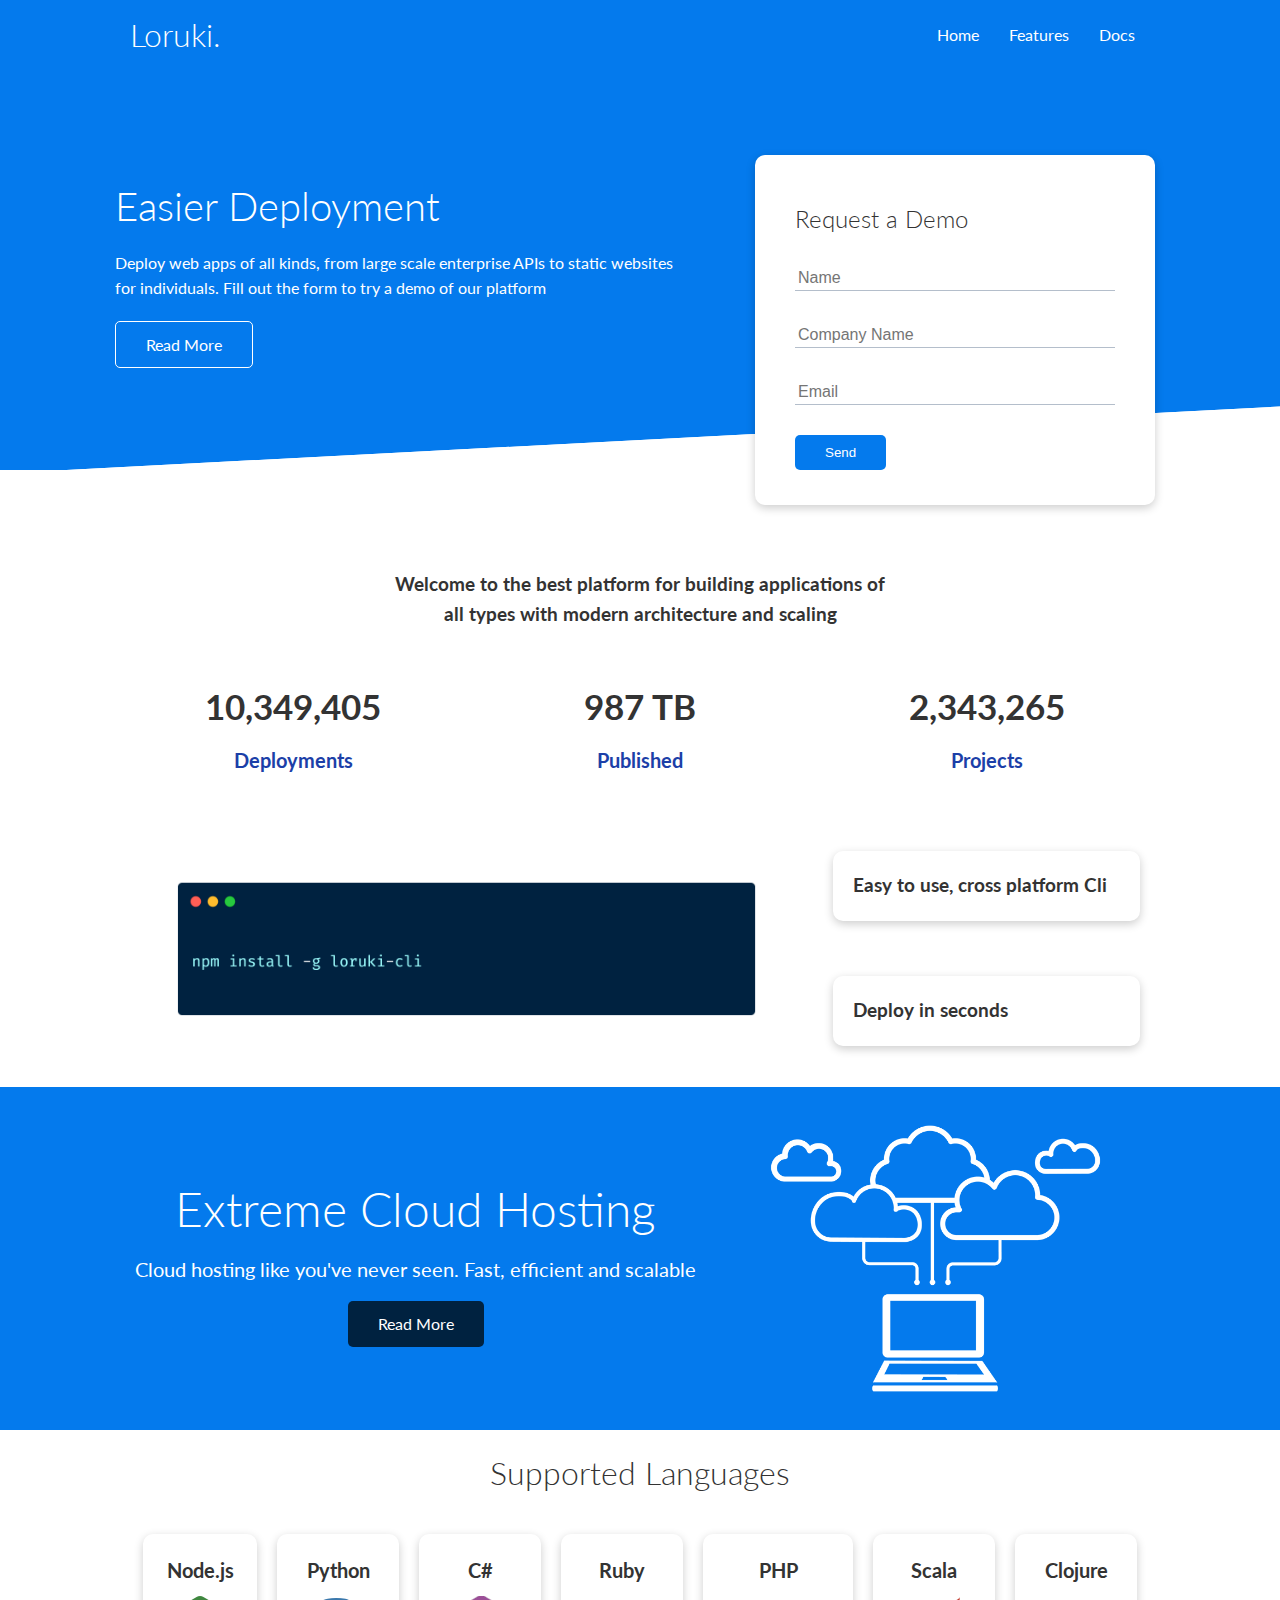
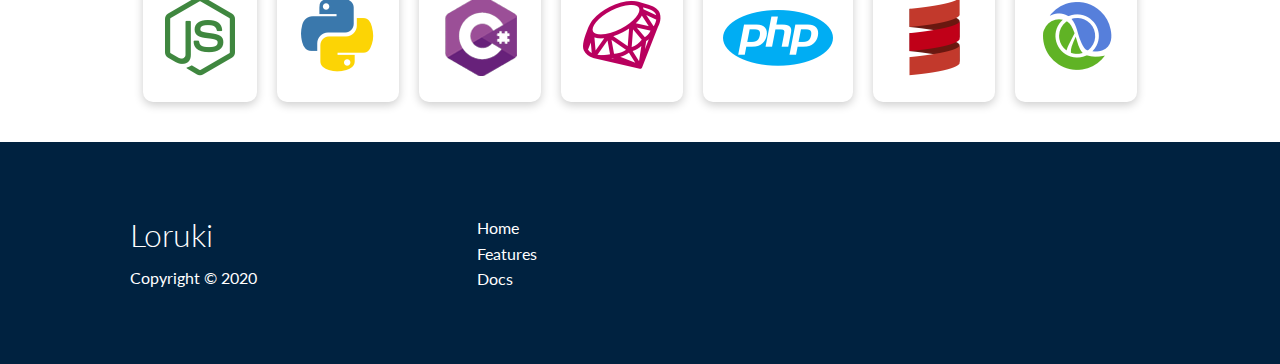
<file: index.html>
<!DOCTYPE html>
<html lang="en">
<head>
    <meta charset="UTF-8">
    <meta name="viewport" content="width=device-width, initial-scale=1.0">
    <link rel="stylesheet" href="https://cdnjs.cloudflare.com/ajax/libs/font-awesome/5.15.1/css/all.min.css" integrity="sha512-+4zCK9k+qNFUR5X+cKL9EIR+ZOhtIloNl9GIKS57V1MyNsYpYcUrUeQc9vNfzsWfV28IaLL3i96P9sdNyeRssA==" crossorigin="anonymous" />
    <link rel="stylesheet" href="css/utilities.css">
    <link rel="stylesheet" href="css/style.css">
    <title>Loruki | Cloud Hosting For Everyone</title>
</head>
<body>
    <!-- Navar -->
    <div class="navbar">
        <div class="container flex">
            <h1 class="logo">Loruki.</h1>
            <nav>
                <ul>
                    <li><a href="index.html">Home</a></li>
                    <li><a href="features.html">Features</a></li>
                    <li><a href="docs.html">Docs</a></li>
                </ul>
            </nav>
        </div>
    </div>

    <!-- Showcase -->
    <section class="showcase">
        <div class="container grid">
            <div class="showcase-text">
                <h1>Easier Deployment</h1>
                <p>Deploy web apps of all kinds, from large scale enterprise APIs to static websites for individuals. Fill out the form to try a demo of our platform</p>
                <a href="features.html" class="btn btn-outline">Read More</a>
            </div>

            <div class="showcase-form card">
                <h2>Request a Demo</h2>
                <form>
                    <div class="form-control">
                        <input type="text" name="name" placeholder="Name" required>
                    <div class="form-control">
                        <input type="text" name="company" placeholder="Company Name" required>
                    </div>
                    <div class="form-control">
                        <input type="email" name="email" placeholder="Email" required>
                    </div>
                    <input type="submit" value="Send" class="btn btn-primary">
                </form>
            </div>
        </div>
    </section>

    <!-- Stats -->
    <section class="stats">
        <div class="container">
            <h3 class="stats-heading text-center my-1">
                Welcome to the best platform for building applications of all types with modern architecture and scaling
            </h3>

            <div class="grid grid-3 text-center my-4">
                <div>
                    <i class="fas fa-server fa-3x"></i>
                    <h3>10,349,405</h3>
                    <p class="text-secondary">Deployments</p>
                </div>
                <div>
                    <i class="fas fa-upload fa-3x"></i>
                    <h3>987 TB</h3>
                    <p class="text-secondary">Published</p>
                </div>
                <div>
                    <i class="fas fa-project-diagram fa-3x"></i>
                    <h3>2,343,265</h3>
                    <p class="text-secondary">Projects</p>
                </div>
            </div>
        </div>
    </section>

    <!-- Cli -->
    <section class="cli">
        <div class="container grid">
            <img src="images/cli.png" alt="">
            <div class="card">
                <h3>Easy to use, cross platform Cli</h3>
            </div>
            <div class="card">
                <h3>Deploy in seconds</h3>
            </div>
        </div>
    </section>

    <!-- Cloud -->
    <section class="cloud bg-primary my-2 py-2">
        <div class="container grid">
            <div class="text-center">
                <h2 class="lg">Extreme Cloud Hosting</h2>
                <p class="lead my-1">Cloud hosting like you've never seen. Fast, efficient and scalable</p>
                <a href="features.html" class="btn btn-dark">Read More</a>
            </div>
            <img src="images/cloud.png" alt="">
        </div>
    </section>

    <!-- Languages -->
    <section class="languages">
        <h2 class="md text-center my-2">
            Supported Languages
        </h2>
        <div class="container flex">
            <div class="card">
                <h4>Node.js</h4>
                <img src="images/logos/node.png" alt="">
            </div>
            <div class="card">
                <h4>Python</h4>
                <img src="images/logos/python.png" alt="">
            </div>
            <div class="card">
                <h4>C#</h4>
                <img src="images/logos/csharp.png" alt="">
            </div>
            <div class="card">
                <h4>Ruby</h4>
                <img src="images/logos/ruby.png" alt="">
            </div>
            <div class="card">
                <h4>PHP</h4>
                <img src="images/logos/php.png" alt="">
            </div>
            <div class="card">
                <h4>Scala</h4>
                <img src="images/logos/scala.png" alt="">
            </div>
            <div class="card">
                <h4>Clojure</h4>
                <img src="images/logos/clojure.png" alt="">
            </div>
        </div>
    </section>

    <!-- Footer -->
    <footer class="footer bg-dark py-5">
        <div class="container grid grid-3">
            <div>
                <h1>Loruki</h1>
                <p>Copyright &copy; 2020</p>
            </div>
            <nav>
                <ul>
                    <li><a href="index.html">Home</a></li>
                    <li><a href="features.html">Features</a></li>
                    <li><a href="docs.html">Docs</a></li>
                </ul>
            </nav>
            <div class="social">
                <a href="#"><i class="fab fa-github fa-2x"></i></a>
                <a href="#"><i class="fab fa-facebook fa-2x"></i></a>
                <a href="#"><i class="fab fa-instagram fa-2x"></i></a>
                <a href="#"><i class="fab fa-twitter fa-2x"></i></a>
            </div>
        </div>
    </footer>
</body>
</html>
</file>
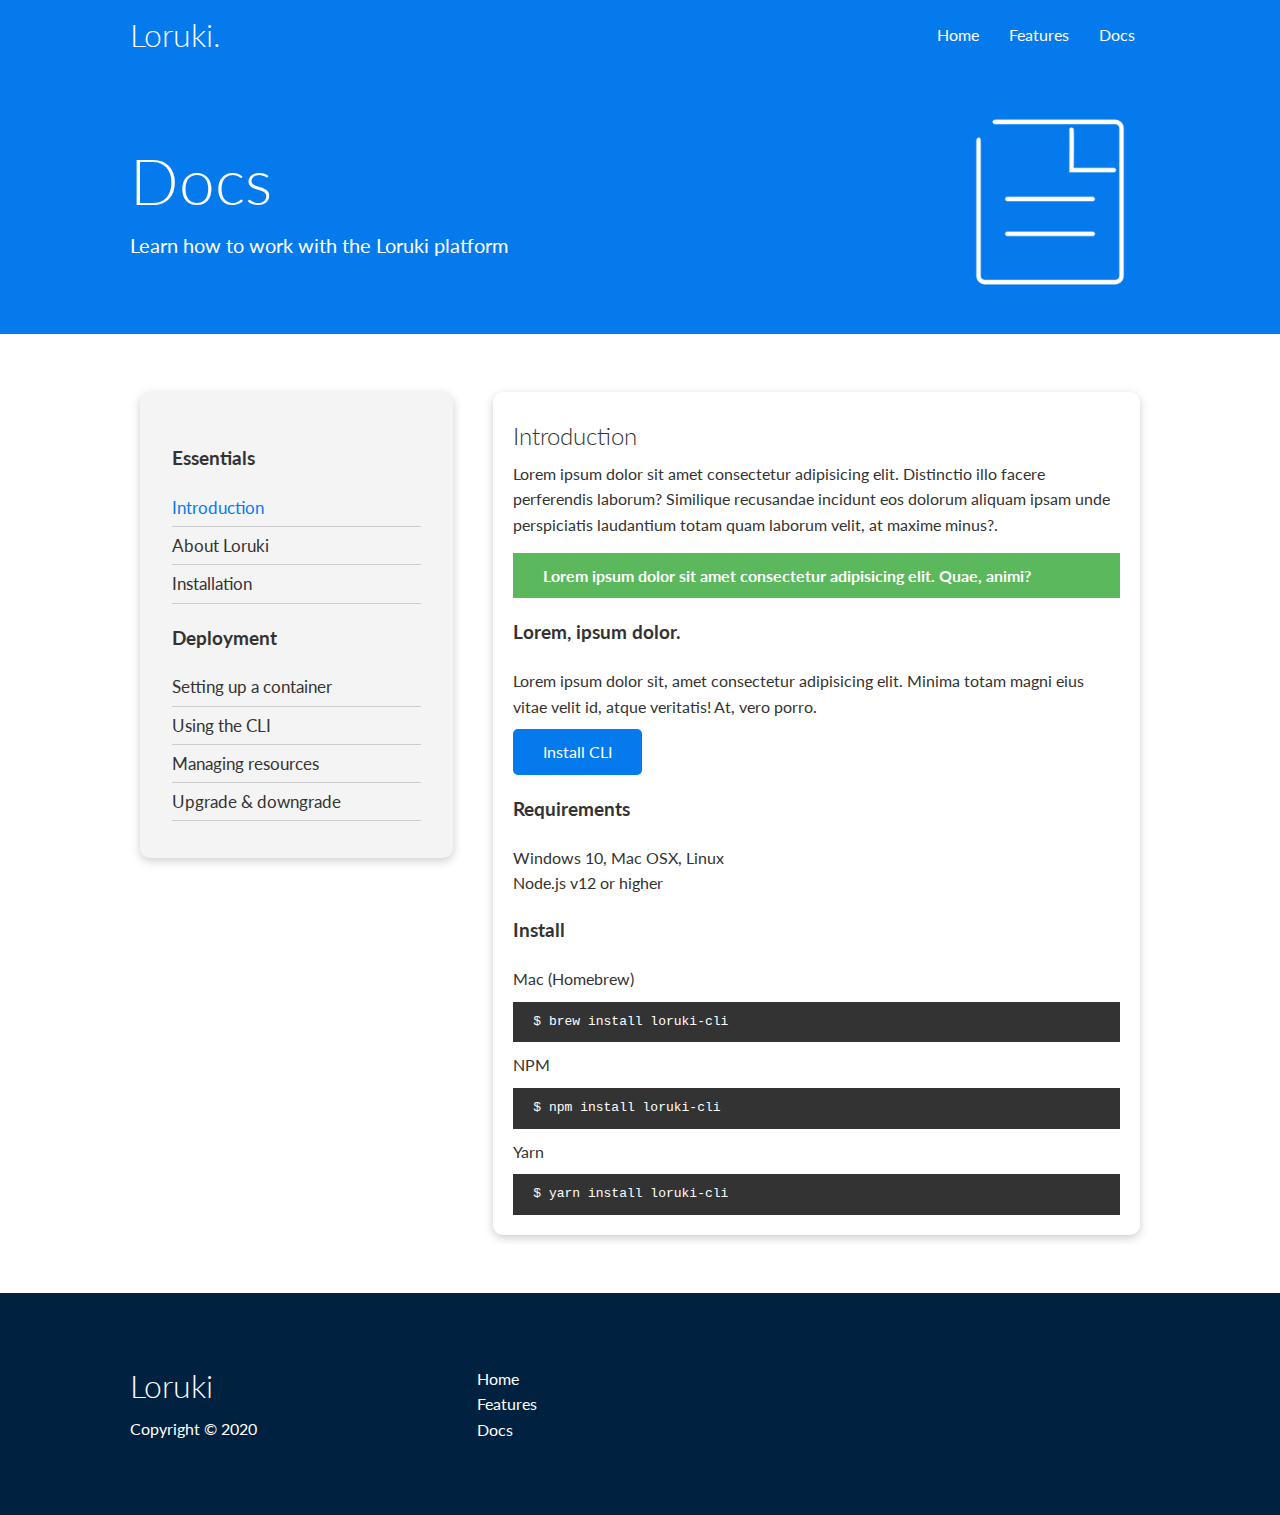
<file: docs.html>
<!DOCTYPE html>
<html lang="en">
<head>
    <meta charset="UTF-8">
    <meta name="viewport" content="width=device-width, initial-scale=1.0">
    <link rel="stylesheet" href="https://cdnjs.cloudflare.com/ajax/libs/font-awesome/5.15.1/css/all.min.css" integrity="sha512-+4zCK9k+qNFUR5X+cKL9EIR+ZOhtIloNl9GIKS57V1MyNsYpYcUrUeQc9vNfzsWfV28IaLL3i96P9sdNyeRssA==" crossorigin="anonymous" />
    <link rel="stylesheet" href="css/utilities.css">
    <link rel="stylesheet" href="css/style.css">
    <title>Loruki | Cloud Hosting For Everyone</title>
</head>
<body>
    <!-- Navar -->
    <div class="navbar">
        <div class="container flex">
            <h1 class="logo">Loruki.</h1>
            <nav>
                <ul>
                    <li><a href="index.html">Home</a></li>
                    <li><a href="features.html">Features</a></li>
                    <li><a href="docs.html">Docs</a></li>
                </ul>
            </nav>
        </div>
    </div>

    <!-- Head -->
    <section class="docs-head bg-primary py-3">
        <div class="container grid">
            <div>
                <h1 class="xl">Docs</h1>
                <p class="lead">Learn how to work with the Loruki platform</p>
            </div>
            <img src="images/docs.png" alt="">
        </div>
    </section>

    <!-- Docs Main -->
    <section class="docs-main my-4">
        <div class="container grid">
            <div class="card bg-light p-3">
                <h3 class="my-2">Essentials</h3>
                <nav>
                    <ul>
                        <li><a class="text-primary" href="#">Introduction</a></li>
                        <li><a href="#">About Loruki</a></li>
                        <li><a href="#">Installation</a></li>
                    </ul>
                </nav>

                <h3 class="my-2">Deployment</h3>
                <nav>
                    <ul>
                        <li><a href="#">Setting up a container</a></li>
                        <li><a href="#">Using the CLI</a></li>
                        <li><a href="#">Managing resources</a></li>
                        <li><a href="#">Upgrade & downgrade</a></li>
                    </ul>
                </nav>
            </div>
            <div class="card">
                <h2>Introduction</h2>
                <p>Lorem ipsum dolor sit amet consectetur adipisicing elit. Distinctio illo facere perferendis laborum? Similique recusandae incidunt eos dolorum aliquam ipsam unde perspiciatis laudantium totam quam laborum velit, at maxime minus?.</p>
                
                <div class="alert alert-success">
                    <i class="fas fa-info"></i> Lorem ipsum dolor sit amet consectetur adipisicing elit. Quae, animi?
                </div>

                <h3>Lorem, ipsum dolor.</h3>
                <p>Lorem ipsum dolor sit, amet consectetur adipisicing elit. Minima totam magni eius vitae velit id, atque veritatis! At, vero porro.
                </p>
                <a href="#" class="btn btn-primary">Install CLI</a>

                <h3>Requirements</h3>
                <ul>
                    <li>Windows 10, Mac OSX, Linux</li>
                    <li>Node.js v12 or higher</li>
                </ul>

                <h3>Install</h3>
                <p>Mac (Homebrew)</p>
                <pre><code>$ brew install loruki-cli</code></pre>
                <p>NPM</p>
                <pre><code>$ npm install loruki-cli</code></pre>
                <p>Yarn</p>
                <pre><code>$ yarn install loruki-cli</code></pre>
            </div>
        </div>
    </section>

    <!-- Footer -->
    <footer class="footer bg-dark py-5">
        <div class="container grid grid-3">
            <div>
                <h1>Loruki</h1>
                <p>Copyright &copy; 2020</p>
            </div>
            <nav>
                <ul>
                    <li><a href="index.html">Home</a></li>
                    <li><a href="features.html">Features</a></li>
                    <li><a href="docs.html">Docs</a></li>
                </ul>
            </nav>
            <div class="social">
                <a href="#"><i class="fab fa-github fa-2x"></i></a>
                <a href="#"><i class="fab fa-facebook fa-2x"></i></a>
                <a href="#"><i class="fab fa-instagram fa-2x"></i></a>
                <a href="#"><i class="fab fa-twitter fa-2x"></i></a>
            </div>
        </div>
    </footer>
</body>
</html>
</file>
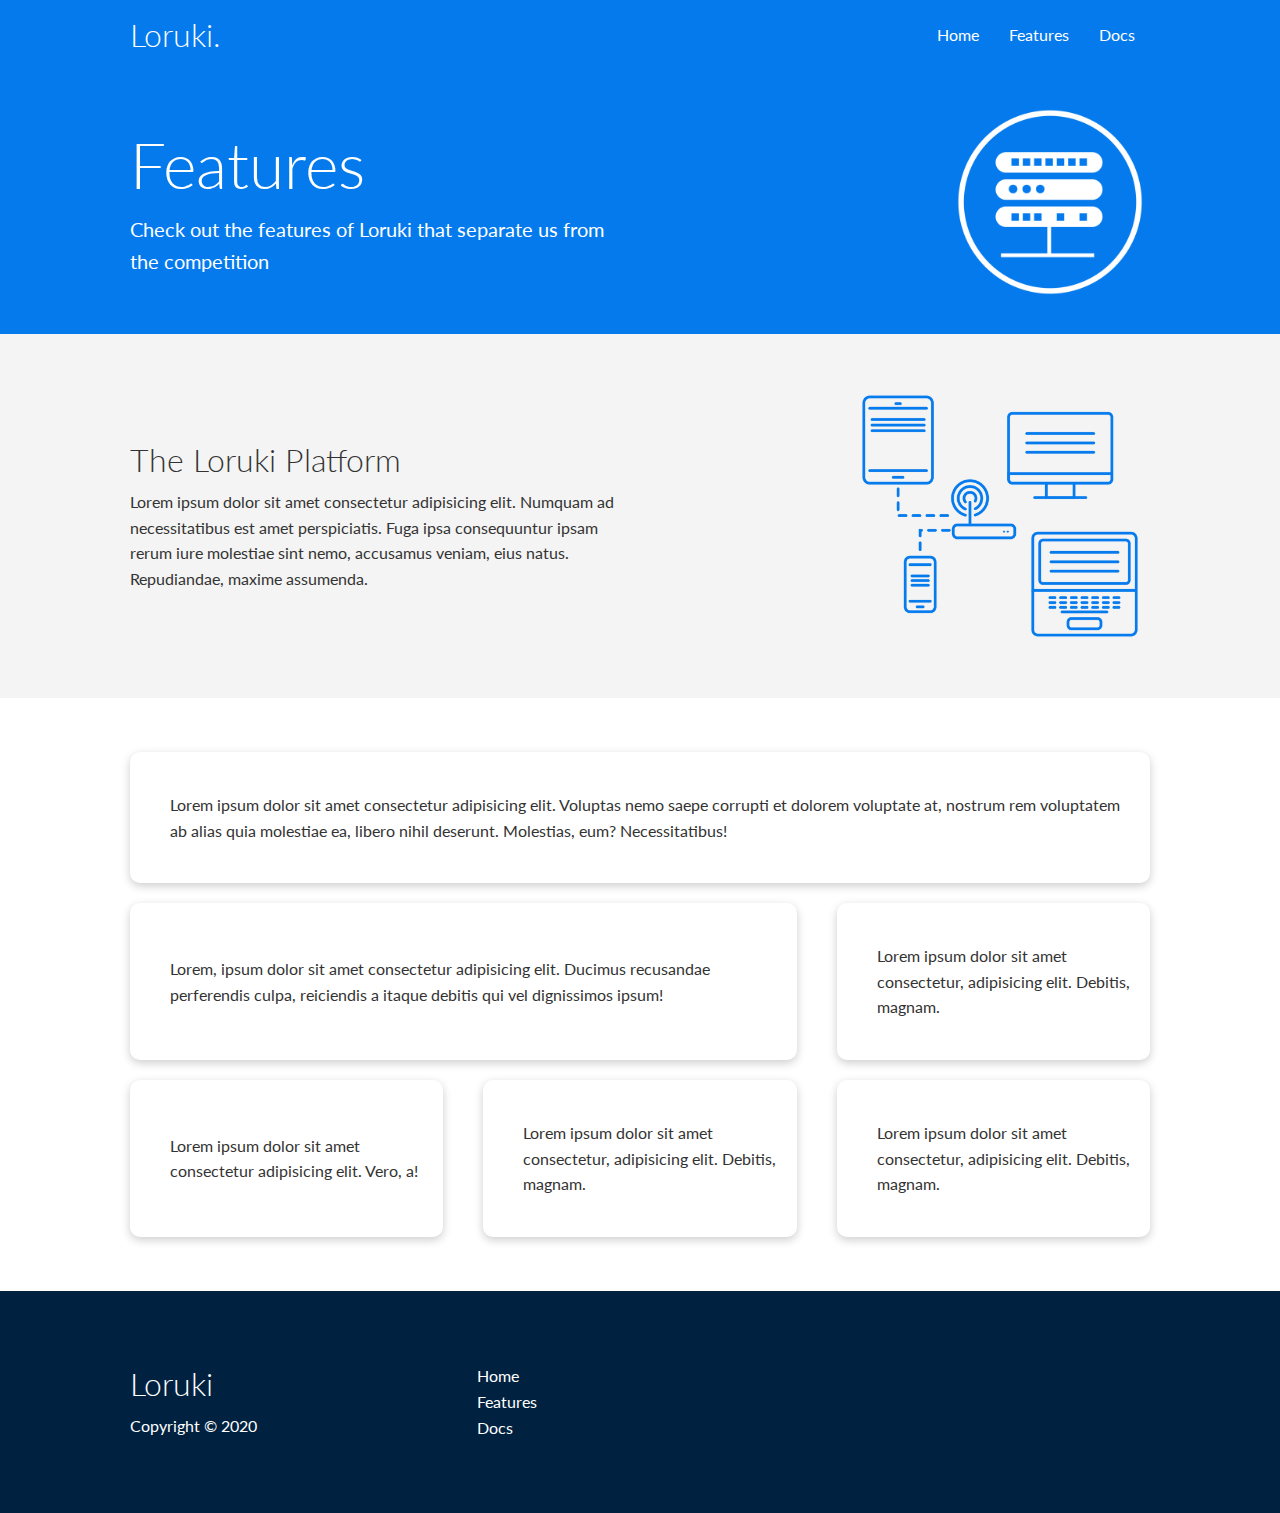
<file: features.html>
<!DOCTYPE html>
<html lang="en">
<head>
    <meta charset="UTF-8">
    <meta name="viewport" content="width=device-width, initial-scale=1.0">
    <link rel="stylesheet" href="https://cdnjs.cloudflare.com/ajax/libs/font-awesome/5.15.1/css/all.min.css" integrity="sha512-+4zCK9k+qNFUR5X+cKL9EIR+ZOhtIloNl9GIKS57V1MyNsYpYcUrUeQc9vNfzsWfV28IaLL3i96P9sdNyeRssA==" crossorigin="anonymous" />
    <link rel="stylesheet" href="css/utilities.css">
    <link rel="stylesheet" href="css/style.css">
    <title>Loruki | Cloud Hosting For Everyone</title>
</head>
<body>
    <!-- Navar -->
    <div class="navbar">
        <div class="container flex">
            <h1 class="logo">Loruki.</h1>
            <nav>
                <ul>
                    <li><a href="index.html">Home</a></li>
                    <li><a href="features.html">Features</a></li>
                    <li><a href="docs.html">Docs</a></li>
                </ul>
            </nav>
        </div>
    </div>

    <!-- Head -->
    <section class="features-head bg-primary py-3">
        <div class="container grid">
            <div>
                <h1 class="xl">Features</h1>
                <p class="lead">Check out the features of Loruki that separate us from the competition</p>
            </div>
            <img src="images/server.png" alt="">
        </div>
    </section>

    <!-- Sub Head -->
    <section class="features-sub-head bg-light py-3">
        <div class="container grid">
            <div>
                <h1 class="md">The Loruki Platform</h1>
                <p>Lorem ipsum dolor sit amet consectetur adipisicing elit. Numquam ad necessitatibus est amet perspiciatis. Fuga ipsa consequuntur ipsam rerum iure molestiae sint nemo, accusamus veniam, eius natus. Repudiandae, maxime assumenda.</p>
            </div>
            <img src="images/server2.png" alt="">
        </div>
    </section>

    <section class="features-main my-2">
        <div class="container grid grid-3">
            <div class="card flex">
                <i class="fas fa-server fa-3x"></i>
                <p>Lorem ipsum dolor sit amet consectetur adipisicing elit. Voluptas nemo saepe corrupti et dolorem voluptate at, nostrum rem voluptatem ab alias quia molestiae ea, libero nihil deserunt. Molestias, eum? Necessitatibus!</p>
            </div>
            <div class="card flex">
                <i class="fas fa-network-wired fa-3x"></i>
                <p>Lorem, ipsum dolor sit amet consectetur adipisicing elit. Ducimus recusandae perferendis culpa, reiciendis a itaque debitis qui vel dignissimos ipsum!</p>
            </div>
            <div class="card flex">
                <i class="fas fa-laptop-code fa-3x"></i>
                <p>Lorem ipsum dolor sit amet consectetur, adipisicing elit. Debitis, magnam.</p>
            </div>
            <div class="card flex">
                <i class="fas fa-database fa-3x"></i>
                <p>Lorem ipsum dolor sit amet consectetur adipisicing elit. Vero, a!</p>
            </div>
            <div class="card flex">
                <i class="fas fa-power-off fa-3x"></i>
                <p>Lorem ipsum dolor sit amet consectetur, adipisicing elit. Debitis, magnam.</p>
            </div>
            <div class="card flex">
                <i class="fas fa-upload fa-3x"></i>
                <p>Lorem ipsum dolor sit amet consectetur, adipisicing elit. Debitis, magnam.</p>
            </div>
        </div>
    </section>

    <!-- Footer -->
    <footer class="footer bg-dark py-5">
        <div class="container grid grid-3">
            <div>
                <h1>Loruki</h1>
                <p>Copyright &copy; 2020</p>
            </div>
            <nav>
                <ul>
                    <li><a href="index.html">Home</a></li>
                    <li><a href="features.html">Features</a></li>
                    <li><a href="docs.html">Docs</a></li>
                </ul>
            </nav>
            <div class="social">
                <a href="#"><i class="fab fa-github fa-2x"></i></a>
                <a href="#"><i class="fab fa-facebook fa-2x"></i></a>
                <a href="#"><i class="fab fa-instagram fa-2x"></i></a>
                <a href="#"><i class="fab fa-twitter fa-2x"></i></a>
            </div>
        </div>
    </footer>
</body>
</html>
</file>
<file: css/utilities.css>
.container {
    max-width: 1100px;
    margin: 0 auto;
    overflow: auto;
    padding: 0 40px;
}

.card {
    background-color: #fff;
    color: #333;
    border-radius: 10px;
    box-shadow: 0 3px 10px rgba(0, 0, 0, 0.2);
    padding: 20px;
    margin: 10px;
}

.btn {
    display: inline-block;
    padding: 10px 30px;
    cursor: pointer;
    background: var(--primary-color);
    color: #fff;
    border: none;
    border-radius: 5px;
}

.btn-outline {
    background-color: transparent;
    border: 1px solid #fff;
}

.btn:hover {
    transform: scale(.98);
}

/* Backgrounds & Coloured Buttons */
.bg-primary, 
.btn-primary {
    background-color: var(--primary-color);
    color: #fff;
}

.bg-secondary, 
.btn-secondary {
    background-color: var(--secondary-color);
    color: #fff;
}

.bg-dark, 
.btn-dark {
    background-color: var(--dark-color);
    color: #fff;
}

.bg-light, 
.btn-light {
    background-color: var(--light-color);
    color: #333;
}

.bg-primary a, 
.btn-primary a,
.bg-secondary a, 
.btn-secondary a,
.bg-dark a, 
.btn-dark a {
    color: #fff;
}

/* Text Colors */
.text-primary {
    color: var(--primary-color);
}

.text-secondary {
    color: var(--secondary-color);
}

.text-dark {
    color: var(--dark-color);
}

.text-light {
    color: var(--light-color);
}

/* Text Sizes */
.lead {
    font-size: 20px;
}

.sm {
    font-size: 1rem;
}

.md {
    font-size: 2rem;
}

.lg {
    font-size: 3rem;
}

.xl {
    font-size: 4rem;
}

.text-center {
    text-align: center;
}

/* Alert */

.alert {
    background-color: var(--light-color);
    padding: 10px 20px;
    font-weight: bold;
    margin: 15px 0;
}

.alert i {
    margin-right: 10px;
}

.alert-success {
    background-color: var(--success-color);
    color: #fff;
}

.alert-error {
    background-color: var(--error-color);
    color: #fff;
}

.flex {
    display: flex;
    justify-content: center;
    align-items: center;
    height: 100%;
}

.grid {
    display: grid;
    grid-template-columns: repeat(2, 1fr);
    gap: 20px;
    justify-content: center;
    align-items: center;
    height: 100%;
}

.grid-3 {
    grid-template-columns: repeat(3, 1fr);
}

/* Margin */
.my-1 {
    margin: 1rem 0;
}

.my-2 {
    margin: 1.5rem 0;
}

.my-3 {
    margin: 2rem 0;
}

.my-4 {
    margin: 3rem 0;
}

.my-5 {
    margin: 4rem 0;
}

.m-1 {
    margin: 1rem;
}

.m-2 {
    margin: 1.5rem;
}

.m-3 {
    margin: 2rem;
}

.m-4 {
    margin: 3rem;
}

.m-5 {
    margin: 4rem;
}

/* Padding */
.py-1 {
    padding: 1rem 0;
}

.py-2 {
    padding: 1.5rem 0;
}

.py-3 {
    padding: 2rem 0;
}

.py-4 {
    padding: 3rem 0;
}

.py-5 {
    padding: 4rem 0;
}

.p-1 {
    padding: 1rem;
}

.p-2 {
    padding: 1.5rem;
}

.p-3 {
    padding: 2rem;
}

.p-4 {
    padding: 3rem;
}

.p-5 {
    padding: 4rem;
}
</file>
<file: css/style.css>
@import url('https://fonts.googleapis.com/css2?family=Lato:wght@300&display=swap');

:root {
    --primary-color: #047aed;
    --secondary-color: #1c3fa8;
    --dark-color: #002240;
    --light-color: #f4f4f4;
    --success-color: #5cb85c;
    --error-color: #d9534f;
}

* {
    box-sizing: border-box;
    padding: 0;
    margin: 0;
}

body, html {
    overflow-x: hidden;
}

body {
    font-family: 'Lato', sans-serif;
    color: #333;
    line-height: 1.6;
}

ul {
    list-style-type: none;
}

a {
    text-decoration: none;
    color: #333;
}

h1, h2 {
    font-weight: 300;
    line-height: 1.2;
    margin: 10px 0;
}

p {
    margin: 10px 0;
}

img {
    width: 100%;
}

code, pre {
    background: #333;
    color: #fff;
    padding: 10px;
}

/* Navbar */
.navbar {
    background-color: var(--primary-color);
    color: #fff;
    height: 70px;
}

.navbar ul {
    display: flex;
}

.navbar a {
    color: #fff;
    padding: 10px;
    margin: 0 5px;
}

.navbar a:hover {
    border-bottom: 2px solid #fff;
}

.navbar .flex {
    justify-content: space-between;
}

/* Showcase */
.showcase {
    height: 400px;
    background-color: var(--primary-color);
    color: #fff;
    position: relative;
}

.showcase h1 {
    font-size: 40px;
}

.showcase p {
    margin: 20px 0;
}

.showcase .grid {
    overflow: visible;
    grid-template-columns: 55% 45%;
    gap: 30px;
}

.showcase-text {
    animation: slideInFromLeft 1s ease-in;
}

.showcase-form {
    position: relative;
    top: 60px;
    height: 350px;
    width: 400px;
    padding: 40px;
    z-index: 100;
    justify-self: flex-end;
    animation: slideInFromRight 1s ease-in;
}

.showcase-form .form-control {
    margin: 30px 0;
}

.showcase-form input[type='text'],
.showcase-form input[type='email'] {
    border: 0;
    border-bottom: 1px solid #b4becb;
    width: 100%;
    padding: 3px;
    font-size: 16px;
}

.showcase-form input:focus {
    outline: none;
}

.showcase::before,
.showcase::after {
    content: '';
    position: absolute;
    height: 100px;
    bottom: -70px;
    right: 0;
    left: 0;
    background: #fff;
    transform: skewY(-3deg);
    -webkit-transform: skewY(-3deg);
    -moz-transform: skewY(-3deg);
    -ms-transform: skewY(-3deg);
}

/* Stats */
.stats {
    padding-top: 100px;
    animation: slideInFromBottom 1s ease-in;
}

.stats-heading {
    max-width: 500px;
    margin: auto;
}

.stats .grid h3 {
    font-size: 35px;
}

.stats .grid p {
    font-size: 20px;
    font-weight: bold;
}

/* Cli */
.cli .grid {
    grid-template-columns: repeat(3, 1fr);
    grid-template-rows: repeat(2, 1fr);
}

.cli .grid > *:first-child {
    grid-column: 1 /span 2;
    grid-row: 1 / span 2;
}

/* Cloud */
.cloud .grid {
    grid-template-columns: 4fr 3fr;
}

/* Languages */
.languages .flex {
    flex-wrap: wrap;
}

.languages .card {
    text-align: center;
    margin: 18px 10px 40px;
    transition: transform 0.2s ease-in;
}

.languages .card h4 {
    font-size: 20px;
    margin-bottom: 10px;
}

.languages .card:hover {
    transform: translateY(-15px);
}

/* Features */
.features-head img,
.docs-head img {
    width: 200px;
    justify-self: flex-end;
}

.features-sub-head img {
    width: 300px;
    justify-self: flex-end;
}

.features-main .card > i {
    margin-right: 20px;
}

.features-main .grid {
    padding: 30px;
}

.features-main .grid > *:first-child {
    grid-column: 1 / span 3;
}

.features-main .grid > *:nth-child(2) {
    grid-column: 1 / span 2;
}

/* Docs */
.docs-main h3 {
    margin: 20px 0;
}

.docs-main .grid {
    grid-template-columns: 1fr 2fr;
    align-items: flex-start;
}

.docs-main nav li {
    font-size: 17px;
    padding-bottom: 5px;
    margin-bottom: 5px;
    border-bottom: 1px solid #ccc;
}

.docs-main a:hover {
    font-weight: bold;
}

/* Footer */

.footer .social a {
    margin: 0 10px;
}

/* Animations */
@keyframes slideInFromLeft {
    0% {
        transform: translateX(-100%);
    }

    100% {
        transform: translateX(0);
    }
}

@keyframes slideInFromRight {
    0% {
        transform: translateX(100%);
    }

    100% {
        transform: translateX(0);
    }
}

@keyframes slideInFromTop {
    0% {
        transform: translateY(-100%);
    }

    100% {
        transform: translateX(0);
    }
}

@keyframes slideInFromBottom {
    0% {
        transform: translateY(100%);
    }

    100% {
        transform: translateX(0);
    }
}

/* Tablets and under */
@media(max-width: 768px) {
    .grid,
    .showcase .grid,
    .stats .grid,
    .cli .grid,
    .cloud .grid,
    .features-main .grid,
    .docs-main .grid {
        grid-template-columns: 1fr;
        grid-template-rows: 1fr;
    }

    .showcase {
        height: auto;
    }

    .showcase-text {
        text-align: center;
        margin: 35px;
        animation: slideInFromTop 1s ease-in;
    }

    .showcase-form {
        justify-self: center;
        margin: auto;
        animation: slideInFromBottom 1s ease-in;
    }

    .cli .grid > *:first-child {
        grid-column: 1;
        grid-row: 1;
    }

    .features-head,
    .features-sub-head,
    .docs-head {
        text-align: center;
    }

    .features-head img,
    .features-sub-head img,
    .docs-head img {
        justify-self: center;
    }

    .features-main .grid >*:first-child,
    .features-main .grid >*:nth-child(2) {
        grid-column: 1;
    }
}

/* Mobile */
@media(max-width: 500px) {
    .navbar {
        height: 110px;
    }

    .navbar .flex {
        flex-direction: column;
    }

    .navbar ul {
        padding: 10px;
        background-color: rgba(0, 0, 0, 0.1);
    }
}
</file>
